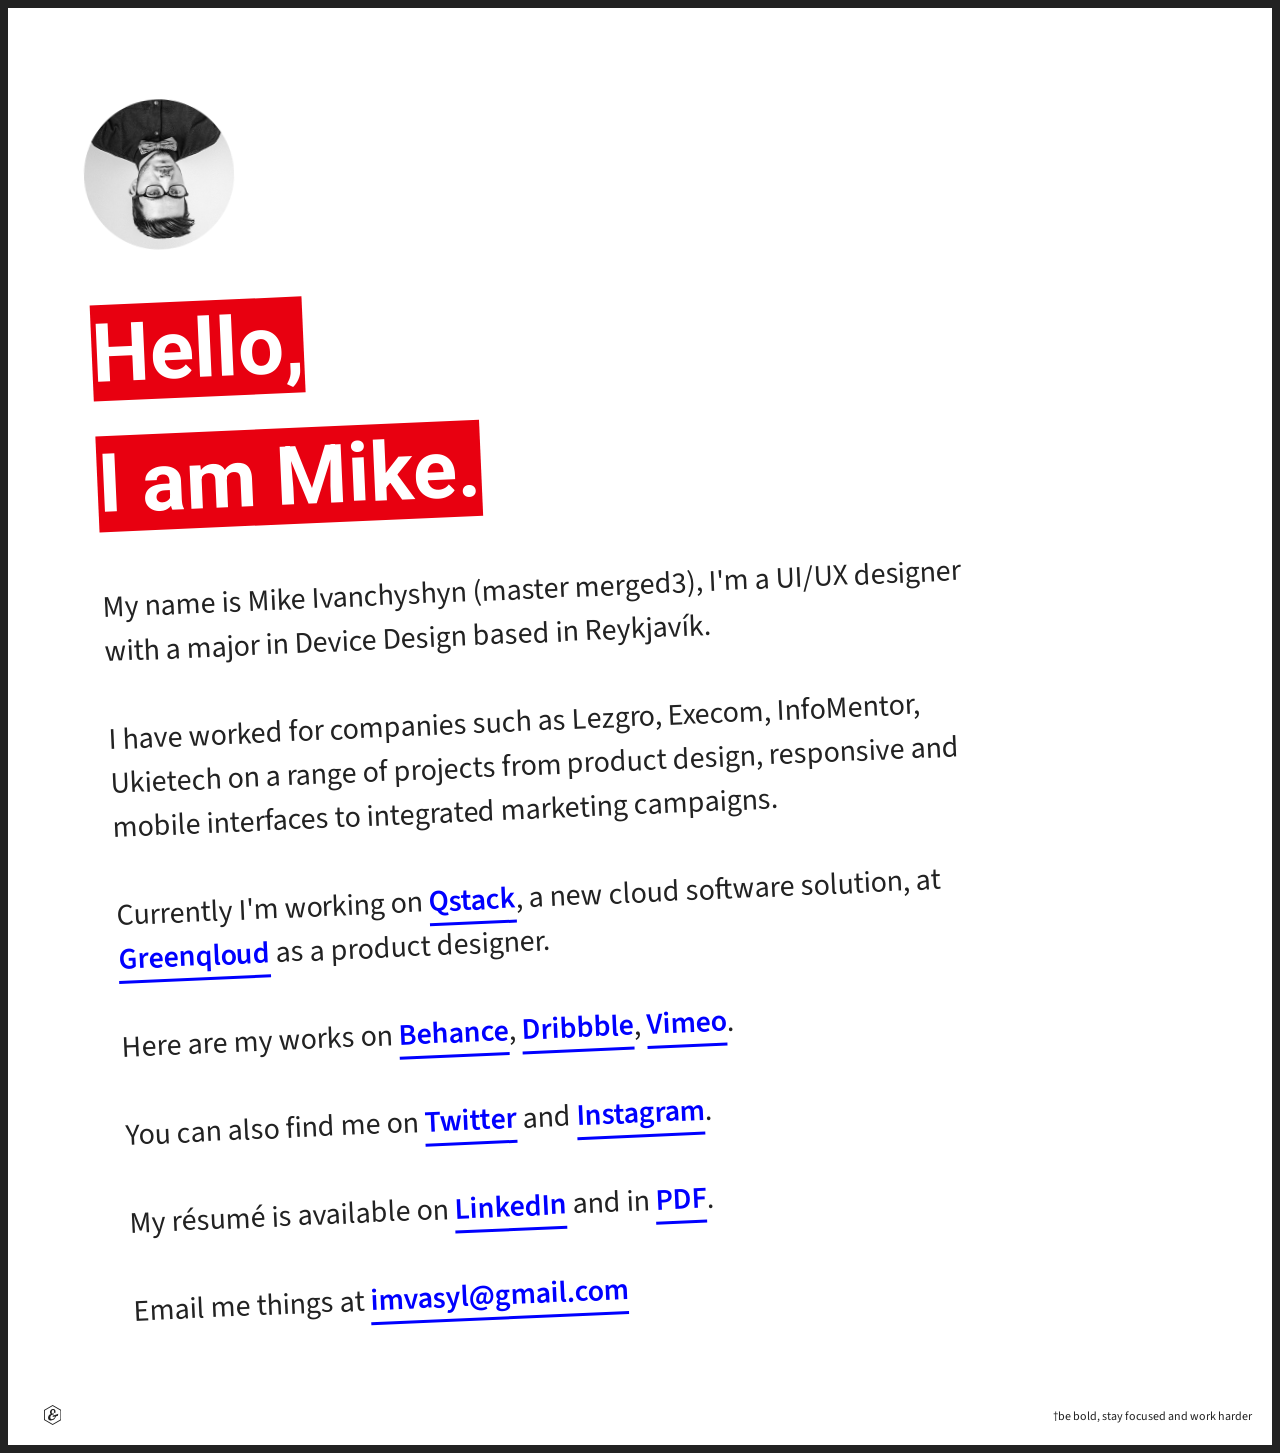
<file: index.html>
<!DOCTYPE html>
<html lang="en">
<head>
	<title>Mike Ivanchyshyn - UI/UX Designer</title>
	<meta charset="utf-8">
	<meta property="og:title" content="Mike Ivanchyshyn, UI/UX Designer based in Reykjavík.">
	<meta property="og:type" content="website">
	<meta property="og:url" content="http://imvasyl.com">
	<meta property="og:image" content="http://imvasyl.com/images/hello@2x.png">
	<meta name="viewport" content="width=device-width, initial-scale=1.0">
	<link rel="stylesheet" href="css/core.css">   
    <meta name="description" content="UI/UX Designer based in Reykjavík."/>
	<meta name="keywords" content="ui, ux, design, qstack, iceland, reykjavik, movies, cv, resume, portfolio" />
	<meta name="author" content="Mike Ivanchyshyn" />
    <link rel="shortcut icon" href="images/icons/favicon.ico">
    <link rel="apple-touch-icon-precomposed" href="images/icons/phone.png">
    <link rel="apple-touch-icon-precomposed" sizes="72x72" href="images/icons/tablet.png">
    <link rel="apple-touch-icon-precomposed" sizes="114x114" href="images/icons/retina.png">
    <script>
  (function(i,s,o,g,r,a,m){i['GoogleAnalyticsObject']=r;i[r]=i[r]||function(){
  (i[r].q=i[r].q||[]).push(arguments)},i[r].l=1*new Date();a=s.createElement(o),
  m=s.getElementsByTagName(o)[0];a.async=1;a.src=g;m.parentNode.insertBefore(a,m)
  })(window,document,'script','//www.google-analytics.com/analytics.js','ga');
  ga('create', 'UA-55650185-1', 'auto');
  ga('send', 'pageview');
</script>
</head>
<body>
	<article class="slide first-content">
		<div class="label">&#8224be bold, stay focused and work harder</div>
		<div id="hero">
		<div class="center">
			<div class="row">
				<section class="fg12">
				<div class="image"></div>
				<h1><span style="background-color: #e80010">Hello,<br>I am Mike.</span></h1>
				</section>
				<section class="fg8">My name is Mike Ivanchyshyn (master merged3), I'm a UI/UX designer with a major in Device Design based in Reykjavík.<br><br>I have worked for companies such as Lezgro, Execom, InfoMentor, Ukietech on a range of projects from product design, responsive and mobile interfaces to integrated marketing campaigns.</section>
				<section class="fg8">
					<br>Currently I'm working on <a href="http://www.qstack.com/" target="_blank">Qstack</a>, a new cloud software solution, at <a href="http://www.greenqloud.com/" target="_blank">Greenqloud</a> as a product designer.
				</section>
				<section class="fg8"><br>Here are my works on <a href="http://bit.ly/1yxgBix" target="_blank">Behance</a>, <a href="http://bit.ly/1nhcpyp" target="_blank">Dribbble</a>, <a href="http://bit.ly/1uVtcsa" target="_blank">Vimeo</a>.
				</section>
				<section class="fg8"><br>You can also find me on <a href="http://bit.ly/1xsw8yW" target="_blank">Twitter</a> and <a href="http://bit.ly/1BzmZak" target="_blank">Instagram</a>.	
				</section>
				<section class="fg8"><br>My résumé is available on <a href="http://bit.ly/1pmM3GB" target="_blank">LinkedIn</a> and in <a href="files/mike_ivanchyshyn_résumé.pdf" target="_blank">PDF</a>.
				</section>
				<section class="fg8"><br>Email me things at <a href="mailto:imvasyl@gmail.com">imvasyl@gmail.com</a>
				</section>
				<section class="fg6">
					<br><br>
				</section>
			</div>
		</div>
		</div>
	</article>

<div class="icon">
       <svg version="1.1" id="Laag_1" xmlns="http://www.w3.org/2000/svg" xmlns:xlink="http://www.w3.org/1999/xlink" x="0px" y="0px"
	 width="17.321px" height="20px" viewBox="0 0 17.321 20" enable-background="new 0 0 17.321 20" xml:space="preserve">
<g>
	<g>
		<path fill="#222222" d="M8.66,20L0,15V5l8.66-5l8.66,5v10L8.66,20L8.66,20z M0.879,14.493l7.781,4.493l7.782-4.493V5.507
			L8.66,1.015L0.879,5.507V14.493L0.879,14.493z"/>
	</g>
	<g>
		<g>
			<path fill="#222222" d="M13.92,10.724c-0.474,0.163-1.554,0.547-2.027,0.681c-0.133,0.488-0.34,0.962-0.592,1.376
				c-0.281,0.533-0.651,0.991-1.095,1.376c-0.429,0.399-0.917,0.71-1.45,0.932c-0.562,0.222-1.213,0.326-1.819,0.326
				c-0.473,0-1.021-0.074-1.376-0.207c-0.34-0.148-0.621-0.34-0.843-0.562c-0.237-0.251-0.385-0.533-0.488-0.843
				c-0.104-0.325-0.163-0.651-0.163-0.991c0-0.385,0.059-0.784,0.178-1.184c0.133-0.414,0.311-0.799,0.547-1.154
				c0.532-0.769,1.183-1.257,2.086-1.494C6.553,8.742,6.331,8.476,6.183,8.165C6.035,7.854,5.961,7.529,5.961,7.203
				c0-0.399,0.074-0.754,0.237-1.139c0.178-0.355,0.399-0.71,0.681-1.021C7.159,4.733,7.5,4.496,7.899,4.304
				c0.399-0.178,0.829-0.281,1.302-0.281c2.441,0,2.766,2.722,1.953,4.349C10.665,8.061,9.97,7.618,9.659,7.366
				C11.183,5.251,8.52,3.86,7.81,6.271c-0.074,0.251-0.118,0.503-0.118,0.74c0,0.222,0.029,0.429,0.089,0.636
				C8.076,8.816,8.801,8.534,9.97,8.46L9.704,9.481c-2.042,0.104-3.388,1.036-3.388,3.121c0,2.397,3.61,2.012,4.823-1.05
				c-0.843,0.177-1.701,0.281-2.574,0.296c0.089-0.429,0.177-0.932,0.251-1.376c1.627-0.089,3.994-0.828,5.444-1.627
				C14.171,9.348,14.023,10.235,13.92,10.724z"/>
		</g>
	</g>
</g></svg>
</div>
</body>
</html>
</file>
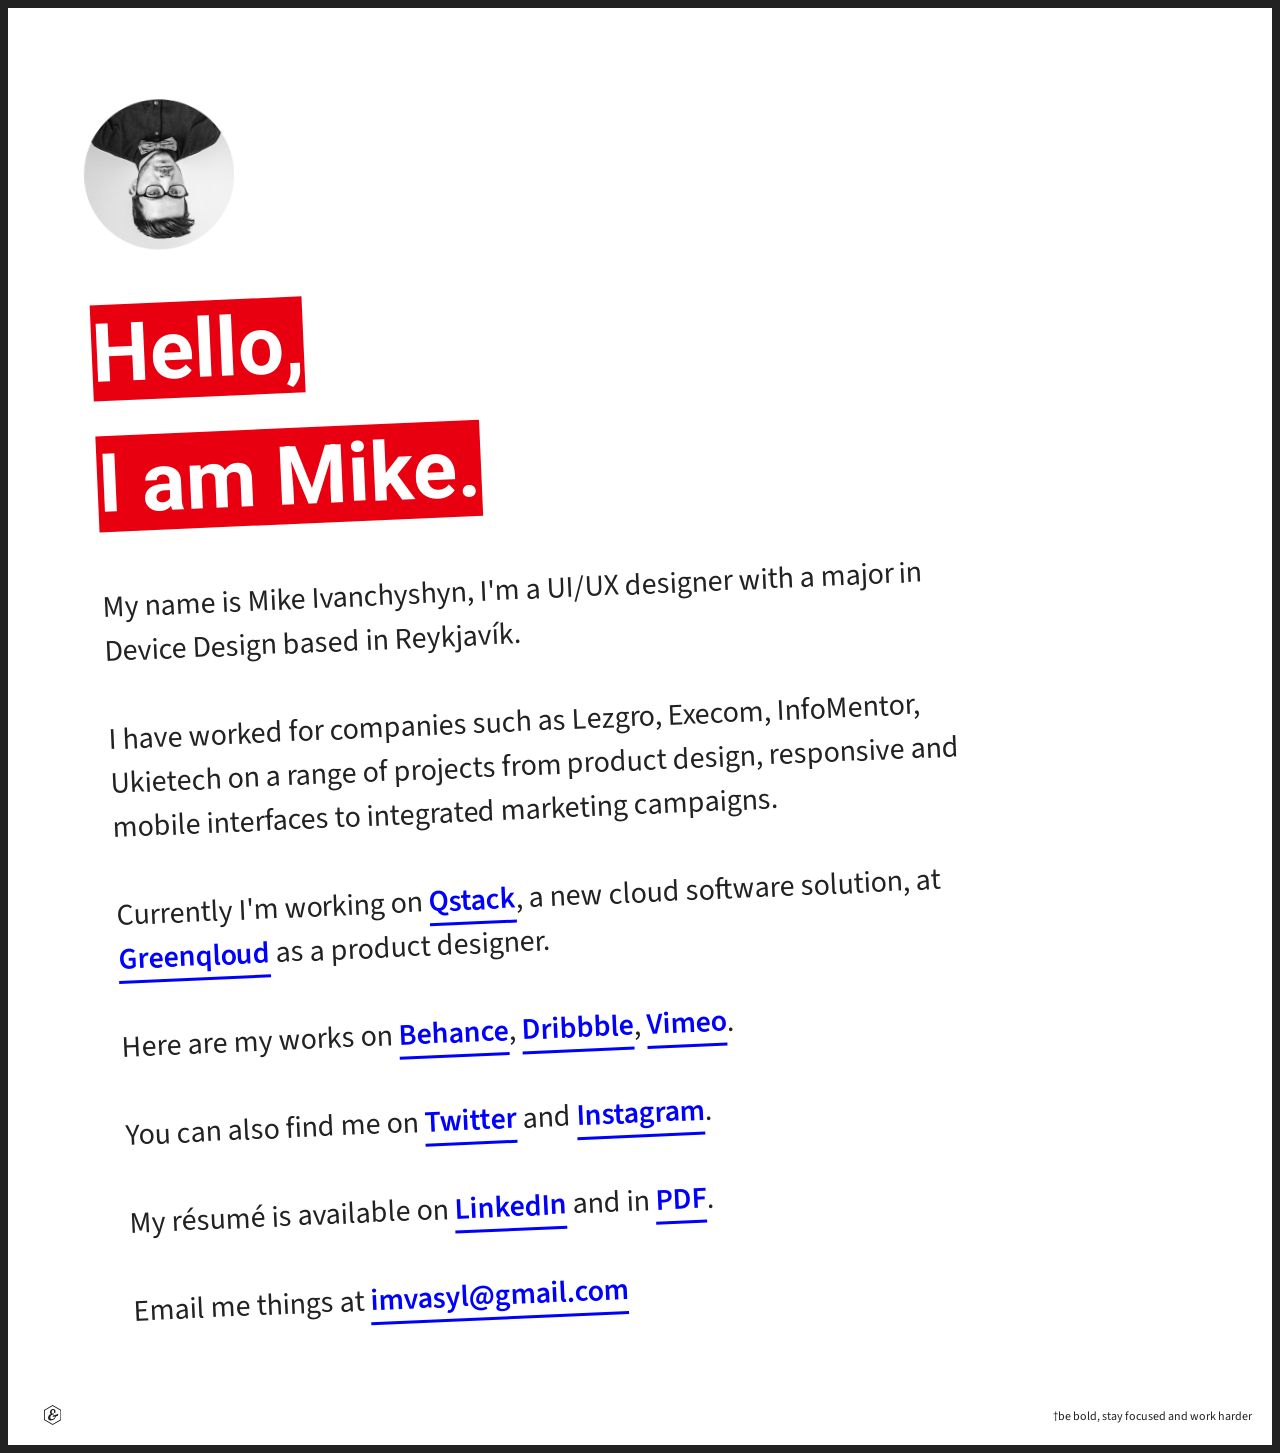
<file: imvasyl/index.html>
<!DOCTYPE html>
<html lang="en">
<head>
	<title>Mike Ivanchyshyn - UI/UX Designer</title>
	<meta charset="utf-8">
	<meta property="og:title" content="Mike Ivanchyshyn, UI/UX Designer based in Reykjavík.">
	<meta property="og:type" content="website">
	<meta property="og:url" content="http://imvasyl.com">
	<meta property="og:image" content="http://imvasyl.com/images/hello@2x.png">
	<meta name="viewport" content="width=device-width, initial-scale=1.0">
	<link rel="stylesheet" href="css/core.css">   
    <meta name="description" content="UI/UX Designer based in Reykjavík."/>
	<meta name="keywords" content="ui, ux, design, qstack, iceland, reykjavik, movies, cv, resume, portfolio" />
	<meta name="author" content="Mike Ivanchyshyn" />
    <link rel="shortcut icon" href="images/icons/favicon.ico">
    <link rel="apple-touch-icon-precomposed" href="images/icons/phone.png">
    <link rel="apple-touch-icon-precomposed" sizes="72x72" href="images/icons/tablet.png">
    <link rel="apple-touch-icon-precomposed" sizes="114x114" href="images/icons/retina.png">
    <script>
  (function(i,s,o,g,r,a,m){i['GoogleAnalyticsObject']=r;i[r]=i[r]||function(){
  (i[r].q=i[r].q||[]).push(arguments)},i[r].l=1*new Date();a=s.createElement(o),
  m=s.getElementsByTagName(o)[0];a.async=1;a.src=g;m.parentNode.insertBefore(a,m)
  })(window,document,'script','//www.google-analytics.com/analytics.js','ga');
  ga('create', 'UA-55650185-1', 'auto');
  ga('send', 'pageview');
</script>
</head>
<body>
	<article class="slide first-content">
		<div class="label">&#8224be bold, stay focused and work harder</div>
		<div id="hero">
		<div class="center">
			<div class="row">
				<section class="fg12">
				<div class="image"></div>
				<h1><span style="background-color: #e80010">Hello,<br>I am Mike.</span></h1>
				</section>
				<section class="fg8">My name is Mike Ivanchyshyn, I'm a UI/UX designer with a major in Device Design based in Reykjavík.<br><br>I have worked for companies such as Lezgro, Execom, InfoMentor, Ukietech on a range of projects from product design, responsive and mobile interfaces to integrated marketing campaigns.</section>
				<section class="fg8">
					<br>Currently I'm working on <a href="http://www.qstack.com/" target="_blank">Qstack</a>, a new cloud software solution, at <a href="http://www.greenqloud.com/" target="_blank">Greenqloud</a> as a product designer.
				</section>
				<section class="fg8"><br>Here are my works on <a href="http://bit.ly/1yxgBix" target="_blank">Behance</a>, <a href="http://bit.ly/1nhcpyp" target="_blank">Dribbble</a>, <a href="http://bit.ly/1uVtcsa" target="_blank">Vimeo</a>.
				</section>
				<section class="fg8"><br>You can also find me on <a href="http://bit.ly/1xsw8yW" target="_blank">Twitter</a> and <a href="http://bit.ly/1BzmZak" target="_blank">Instagram</a>.	
				</section>
				<section class="fg8"><br>My résumé is available on <a href="http://bit.ly/1pmM3GB" target="_blank">LinkedIn</a> and in <a href="files/mike_ivanchyshyn_résumé.pdf" target="_blank">PDF</a>.
				</section>
				<section class="fg8"><br>Email me things at <a href="mailto:imvasyl@gmail.com">imvasyl@gmail.com</a>
				</section>
				<section class="fg6">
					<br><br>
				</section>
			</div>
		</div>
		</div>
	</article>

<div class="icon">
       <svg version="1.1" id="Laag_1" xmlns="http://www.w3.org/2000/svg" xmlns:xlink="http://www.w3.org/1999/xlink" x="0px" y="0px"
	 width="17.321px" height="20px" viewBox="0 0 17.321 20" enable-background="new 0 0 17.321 20" xml:space="preserve">
<g>
	<g>
		<path fill="#222222" d="M8.66,20L0,15V5l8.66-5l8.66,5v10L8.66,20L8.66,20z M0.879,14.493l7.781,4.493l7.782-4.493V5.507
			L8.66,1.015L0.879,5.507V14.493L0.879,14.493z"/>
	</g>
	<g>
		<g>
			<path fill="#222222" d="M13.92,10.724c-0.474,0.163-1.554,0.547-2.027,0.681c-0.133,0.488-0.34,0.962-0.592,1.376
				c-0.281,0.533-0.651,0.991-1.095,1.376c-0.429,0.399-0.917,0.71-1.45,0.932c-0.562,0.222-1.213,0.326-1.819,0.326
				c-0.473,0-1.021-0.074-1.376-0.207c-0.34-0.148-0.621-0.34-0.843-0.562c-0.237-0.251-0.385-0.533-0.488-0.843
				c-0.104-0.325-0.163-0.651-0.163-0.991c0-0.385,0.059-0.784,0.178-1.184c0.133-0.414,0.311-0.799,0.547-1.154
				c0.532-0.769,1.183-1.257,2.086-1.494C6.553,8.742,6.331,8.476,6.183,8.165C6.035,7.854,5.961,7.529,5.961,7.203
				c0-0.399,0.074-0.754,0.237-1.139c0.178-0.355,0.399-0.71,0.681-1.021C7.159,4.733,7.5,4.496,7.899,4.304
				c0.399-0.178,0.829-0.281,1.302-0.281c2.441,0,2.766,2.722,1.953,4.349C10.665,8.061,9.97,7.618,9.659,7.366
				C11.183,5.251,8.52,3.86,7.81,6.271c-0.074,0.251-0.118,0.503-0.118,0.74c0,0.222,0.029,0.429,0.089,0.636
				C8.076,8.816,8.801,8.534,9.97,8.46L9.704,9.481c-2.042,0.104-3.388,1.036-3.388,3.121c0,2.397,3.61,2.012,4.823-1.05
				c-0.843,0.177-1.701,0.281-2.574,0.296c0.089-0.429,0.177-0.932,0.251-1.376c1.627-0.089,3.994-0.828,5.444-1.627
				C14.171,9.348,14.023,10.235,13.92,10.724z"/>
		</g>
	</g>
</g></svg>
</div>

</body>
</html>
</file>
<file: css/core.css>
@import url(http://fonts.googleapis.com/css?family=Roboto:900);
@import url(http://fonts.googleapis.com/css?family=Source+Sans+Pro);
@import url(http://fonts.googleapis.com/css?family=Source+Sans+Pro:600);

html { 

text-rendering: optimizeLegibility !important;

-webkit-font-smoothing: antialiased !important;

-moz-osx-font-smoothing: grayscale;

}

i[class*="icon"] {
  margin-right:8px;
  line-height: 1;
}

.image {
  margin-top: 30px;
  margin-bottom: 20px;
  width: 150px;
  height: 150px;
  background-size: cover;
  background-repeat: no-repeat;
  background-image: url("../images/hello@2x.png");
}

article,section,summary{display:block}
body{margin:0}a{background:transparent}
.center{max-width:80em;margin:0 auto;position:relative}
.row{margin:0 .5em;padding:2% 1em 0;overflow:hidden;height:1%;*zoom:1;min-height:1%}
.clearfix{height:0;clear:both;display:block;overflow:hidden;visibility:hidden;width:0;height:0}
.fg6,.fg8,.fg12{margin:0 8% 0;padding:0;float:left;position:relative}
.fg12{width:96%}.fg8{width:72.66%}.fg6{width:46%}
.push12{margin-left:100%}
.push8{margin-left:68.66%}
.push6{margin-left:52%}
.fg-no-gutter{padding:0 3.5%;margin-top:0;margin-bottom:0}
.fg-no-gutter > [class*="fg"]{margin:0;padding:0;float:left;position:relative}
.fg-no-gutter img{max-width:100%;max-height:100%}
.fg-no-gutter .fg12{width:100%}.fg-no-gutter .fg8{width:66.66%}.fg-no-gutter .fg6{width:50%}.fg-no-gutter 
.push12{margin-left:100%}.fg-no-gutter .push8{margin-left:66.66%}.fg-no-gutter .push6{margin-left:50%}.fg-no-gutter
.fg-no-mobile{display:block !important}.fg-no-desktop{display:none !important}@media screen and (max-width: 36.5em ){.row{padding:0 1em;margin:0}.fg1,.fg2{width:46%;margin-bottom:1em}.fg3,.fg4,.fg5,.fg6,.fg7,.fg8,.fg9,.fg10,.fg11,.fg12{margin:0 2% 1em;padding:0;width:96%}.fg-no-gutter > [class*="fg"]{width:50%}.fg-no-mobile{display:none !important}.fg-no-desktop{display:block !important}}

body { padding: 16px;
border: 8px solid #222222;
  background: #fff;
  background:linear-gradient(to right, #fff, #fff, #fff, #fff);
  background-size: 600% 100%;
  position:relative;
  z-index:1;
  -webkit-animation:HeroBG 20s ease infinite;
  -moz-animation:HeroBG 20s ease infinite;
  -o-animation:HeroBG 20s ease infinite;
  animation:HeroBG 20s ease infinite
}

@-webkit-keyframes 
HeroBG {
  0%{background-position:0 0}
  50%{background-position:100% 0}
  100%{background-position:0 0}
  }

@-moz-keyframes 
HeroBG{
  
0%{background-position:0 0}
50%{background-position:100% 0}
100%{background-position:0 0}

}

@-o-keyframes HeroBG
{

0%{background-position:0 0}
50%{background-position:100% 0}
100%{background-position:0 0}

}

@keyframes HeroBG
{
  0%{background-position:0 0}
  50%{background-position:100% 0}
  100%{background-position:0 0}
}


.row {

    -ms-transform: rotate(-2.5deg); /* IE 9 */
    -webkit-transform: rotate(-2.5deg); /* Chrome, Safari, Opera */
    transform: rotate(-2.5deg);
}


a {
  color: blue;
  text-decoration: none;
  font-family: 'Source Sans Pro', Arial, sans-serif !important;
  font-weight: 600;
  border-bottom: 3px solid blue;

}

a:hover {
  color: white;
  background-color: blue;
  border-bottom: 3px solid blue;
}


h1 {color: white;
  font-size:5.1em;
  margin:0.45em 0;
  text-align: left;
  letter-spacing: 0.00em;
  line-height: 1.6em;
  font-family: 'Roboto', sans-serif;
  
}

::selection {
    color: blue;}

.fg12 {
	margin-left: 60px;
  
}

.fg8 {
  color: #222222;
  margin-left: 60px;
  margin-right: 10px;
	font-size: 30px !important;
	letter-spacing: -0.00em;
  font-family: "Source Sans Pro", sans-serif !important; 
	font-weight: 400;
  line-height: 44px;
	text-align: left;
}

.fg6 {margin-bottom: 60px;
  font-size: 12px !important;
  letter-spacing: -0.000em;
  color: #222222;
  font-family: "Source Sans Pro", sans-serif !important;
  text-align: left;
  
}

.icon {
  margin-left: 20px;
          }

.label {
  position: absolute;
  right: 20px;
  bottom: 20px;
 font-size: 12px !important;
  letter-spacing: -0.000em;
  color: #222222;
  font-family: "Source Sans Pro", Arial, sans-serif !important;
  text-align: right;}


}
.fg-no-gutter > [class*="fg"] {
	height: auto;
	background: none;
}


/* ======================================= 
   media queries
   ======================================= */


/* tablet size */   
@media screen and (max-width: 48em ) {
	
	/* css */
	
}   
    
/* smartphone size */
@media screen and (max-width: 568px ) {

.row{
    
    -ms-transform: rotate(-0.0deg); /* IE 9 */
    -webkit-transform: rotate(-0.0deg); /* Chrome, Safari, Opera */
    transform: rotate(-0.0deg);
}

  body { 
  padding: 0px;
  border: 6px solid #222222;
 
   
}



.image {
  margin-top: 30px;
  margin-bottom: 20px;
  padding: 30 0 20 20px;
  width: 120px;
  height: 120px;
  background-size: cover;
  background-repeat: no-repeat;
  background-image: url("../images/hello@2x.png");
}

h1 {font-size: 3.5em;
  margin: 0.65em 0 0.15em ;
  text-align: left;
  position:relative;
  color: white;
  line-height: 1.6em;
  letter-spacing: 0.00em;
  font-family: 'Roboto', sans-serif;
}

.fg12 {
  margin-left: 10px;
  
}

.fg8 {
  margin-left: 10px;
  font-size: 27px !important;
  letter-spacing: -0.00em;
  color: #222222;
  text-align: justify;
  font-family: "Source Sans Pro", Arial, sans-serif !important; 
  font-weight: 400;
  line-height: 40px;
  text-align: left;
}

.fg6 {
  margin-left: 10px;
  margin-bottom: 0px;
  font-size: 12px !important;
  letter-spacing: -0.000em;
  color: #222222;
  font-family: "Source Sans Pro", Arial, sans-serif !important;
  text-align: left;
  
}

.icon { margin-left: 26px;
  margin-bottom: 10px;
          }

.label {
  right: 26px;
  bottom: 17px;
 font-size: 13px !important;
  letter-spacing: -0.000em;
  color: #222222;
  font-family: "Source Sans Pro", Arial, sans-serif !important;
  text-align: right;}

}
</file>
<file: imvasyl/css/core.css>
@import url(http://fonts.googleapis.com/css?family=Roboto:900);
@import url(http://fonts.googleapis.com/css?family=Source+Sans+Pro);
@import url(http://fonts.googleapis.com/css?family=Source+Sans+Pro:600);

html { 

text-rendering: optimizeLegibility !important;

-webkit-font-smoothing: antialiased !important;

-moz-osx-font-smoothing: grayscale;

}

i[class*="icon"] {
  margin-right:8px;
  line-height: 1;
}

.image {
  margin-top: 30px;
  margin-bottom: 20px;
  width: 150px;
  height: 150px;
  background-size: cover;
  background-repeat: no-repeat;
  background-image: url("../images/hello@2x.png");
}

article,section,summary{display:block}
body{margin:0}a{background:transparent}
.center{max-width:80em;margin:0 auto;position:relative}
.row{margin:0 .5em;padding:2% 1em 0;overflow:hidden;height:1%;*zoom:1;min-height:1%}
.clearfix{height:0;clear:both;display:block;overflow:hidden;visibility:hidden;width:0;height:0}
.fg6,.fg8,.fg12{margin:0 8% 0;padding:0;float:left;position:relative}
.fg12{width:96%}.fg8{width:72.66%}.fg6{width:46%}
.push12{margin-left:100%}
.push8{margin-left:68.66%}
.push6{margin-left:52%}
.fg-no-gutter{padding:0 3.5%;margin-top:0;margin-bottom:0}
.fg-no-gutter > [class*="fg"]{margin:0;padding:0;float:left;position:relative}
.fg-no-gutter img{max-width:100%;max-height:100%}
.fg-no-gutter .fg12{width:100%}.fg-no-gutter .fg8{width:66.66%}.fg-no-gutter .fg6{width:50%}.fg-no-gutter 
.push12{margin-left:100%}.fg-no-gutter .push8{margin-left:66.66%}.fg-no-gutter .push6{margin-left:50%}.fg-no-gutter
.fg-no-mobile{display:block !important}.fg-no-desktop{display:none !important}@media screen and (max-width: 36.5em ){.row{padding:0 1em;margin:0}.fg1,.fg2{width:46%;margin-bottom:1em}.fg3,.fg4,.fg5,.fg6,.fg7,.fg8,.fg9,.fg10,.fg11,.fg12{margin:0 2% 1em;padding:0;width:96%}.fg-no-gutter > [class*="fg"]{width:50%}.fg-no-mobile{display:none !important}.fg-no-desktop{display:block !important}}

body { padding: 16px;
border: 8px solid #222222;
  background: #fff;
  background:linear-gradient(to right, #fff, #fff, #fff, #fff);
  background-size: 600% 100%;
  position:relative;
  z-index:1;
  -webkit-animation:HeroBG 20s ease infinite;
  -moz-animation:HeroBG 20s ease infinite;
  -o-animation:HeroBG 20s ease infinite;
  animation:HeroBG 20s ease infinite
}

@-webkit-keyframes 
HeroBG {
  0%{background-position:0 0}
  50%{background-position:100% 0}
  100%{background-position:0 0}
  }

@-moz-keyframes 
HeroBG{
  
0%{background-position:0 0}
50%{background-position:100% 0}
100%{background-position:0 0}

}

@-o-keyframes HeroBG
{

0%{background-position:0 0}
50%{background-position:100% 0}
100%{background-position:0 0}

}

@keyframes HeroBG
{
  0%{background-position:0 0}
  50%{background-position:100% 0}
  100%{background-position:0 0}
}


.row {

    -ms-transform: rotate(-2.5deg); /* IE 9 */
    -webkit-transform: rotate(-2.5deg); /* Chrome, Safari, Opera */
    transform: rotate(-2.5deg);
}


a {
  color: blue;
  text-decoration: none;
  font-family: 'Source Sans Pro', Arial, sans-serif !important;
  font-weight: 600;
  border-bottom: 3px solid blue;

}

a:hover {
  color: white;
  background-color: blue;
  border-bottom: 3px solid blue;
}


h1 {color: white;
  font-size:5.1em;
  margin:0.45em 0;
  text-align: left;
  letter-spacing: 0.00em;
  line-height: 1.6em;
  font-family: 'Roboto', sans-serif;
  
}

::selection {
    color: blue;}

.fg12 {
	margin-left: 60px;
  
}

.fg8 {
  color: #222222;
  margin-left: 60px;
  margin-right: 10px;
	font-size: 30px !important;
	letter-spacing: -0.00em;
  font-family: "Source Sans Pro", sans-serif !important; 
	font-weight: 400;
  line-height: 44px;
	text-align: left;
}

.fg6 {margin-bottom: 60px;
  font-size: 12px !important;
  letter-spacing: -0.000em;
  color: #222222;
  font-family: "Source Sans Pro", sans-serif !important;
  text-align: left;
  
}

.icon {
  margin-left: 20px;
          }

.label {
  position: absolute;
  right: 20px;
  bottom: 20px;
 font-size: 12px !important;
  letter-spacing: -0.000em;
  color: #222222;
  font-family: "Source Sans Pro", Arial, sans-serif !important;
  text-align: right;}


}
.fg-no-gutter > [class*="fg"] {
	height: auto;
	background: none;
}


/* ======================================= 
   media queries
   ======================================= */


/* tablet size */   
@media screen and (max-width: 48em ) {
	
	/* css */
	
}   
    
/* smartphone size */
@media screen and (max-width: 568px ) {

.row{
    
    -ms-transform: rotate(-0.0deg); /* IE 9 */
    -webkit-transform: rotate(-0.0deg); /* Chrome, Safari, Opera */
    transform: rotate(-0.0deg);
}

  body { 
  padding: 0px;
  border: 6px solid #222222;
 
   
}



.image {
  margin-top: 30px;
  margin-bottom: 20px;
  padding: 30 0 20 20px;
  width: 120px;
  height: 120px;
  background-size: cover;
  background-repeat: no-repeat;
  background-image: url("../images/hello@2x.png");
}

h1 {font-size: 3.5em;
  margin: 0.65em 0 0.15em ;
  text-align: left;
  position:relative;
  color: white;
  line-height: 1.6em;
  letter-spacing: 0.00em;
  font-family: 'Roboto', sans-serif;
}

.fg12 {
  margin-left: 10px;
  
}

.fg8 {
  margin-left: 10px;
  font-size: 27px !important;
  letter-spacing: -0.00em;
  color: #222222;
  text-align: justify;
  font-family: "Source Sans Pro", Arial, sans-serif !important; 
  font-weight: 400;
  line-height: 40px;
  text-align: left;
}

.fg6 {
  margin-left: 10px;
  margin-bottom: 0px;
  font-size: 12px !important;
  letter-spacing: -0.000em;
  color: #222222;
  font-family: "Source Sans Pro", Arial, sans-serif !important;
  text-align: left;
  
}

.icon { margin-left: 26px;
  margin-bottom: 10px;
          }

.label {
  right: 26px;
  bottom: 17px;
 font-size: 13px !important;
  letter-spacing: -0.000em;
  color: #222222;
  font-family: "Source Sans Pro", Arial, sans-serif !important;
  text-align: right;}

}
</file>
